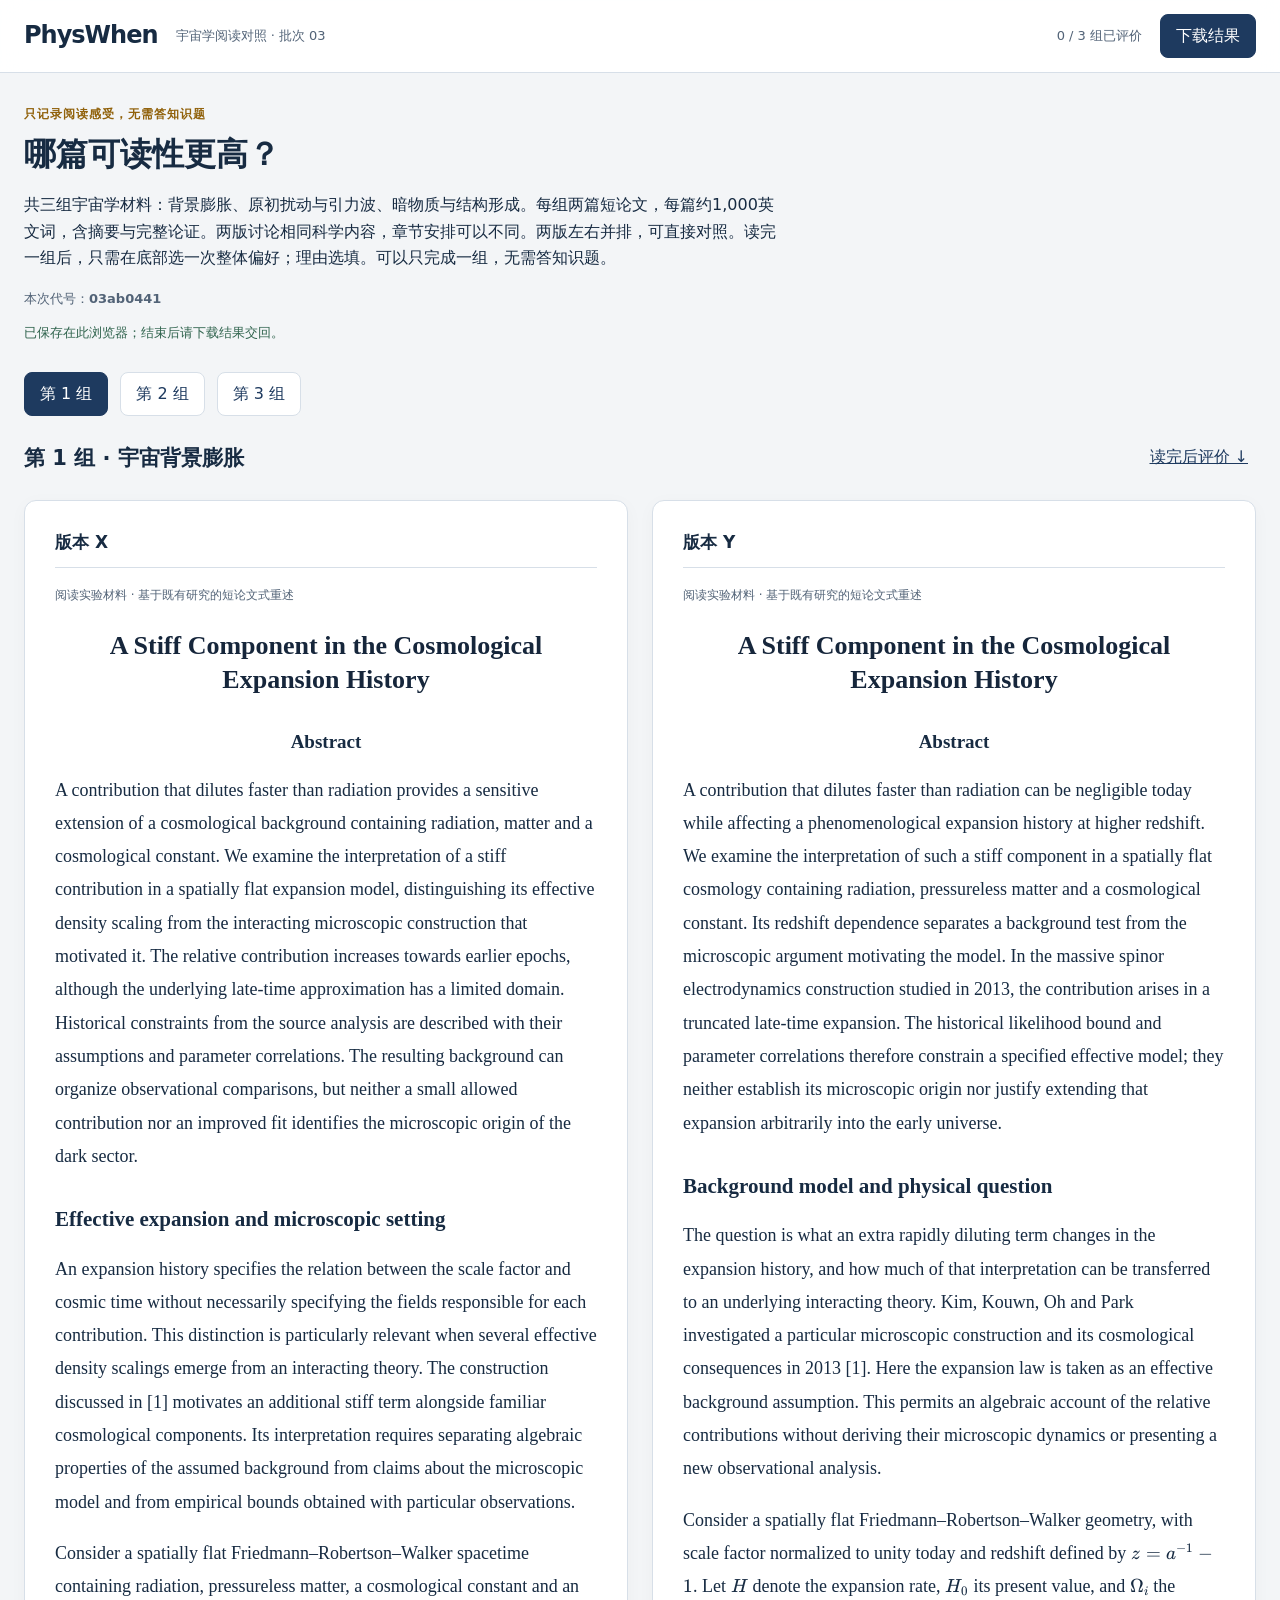
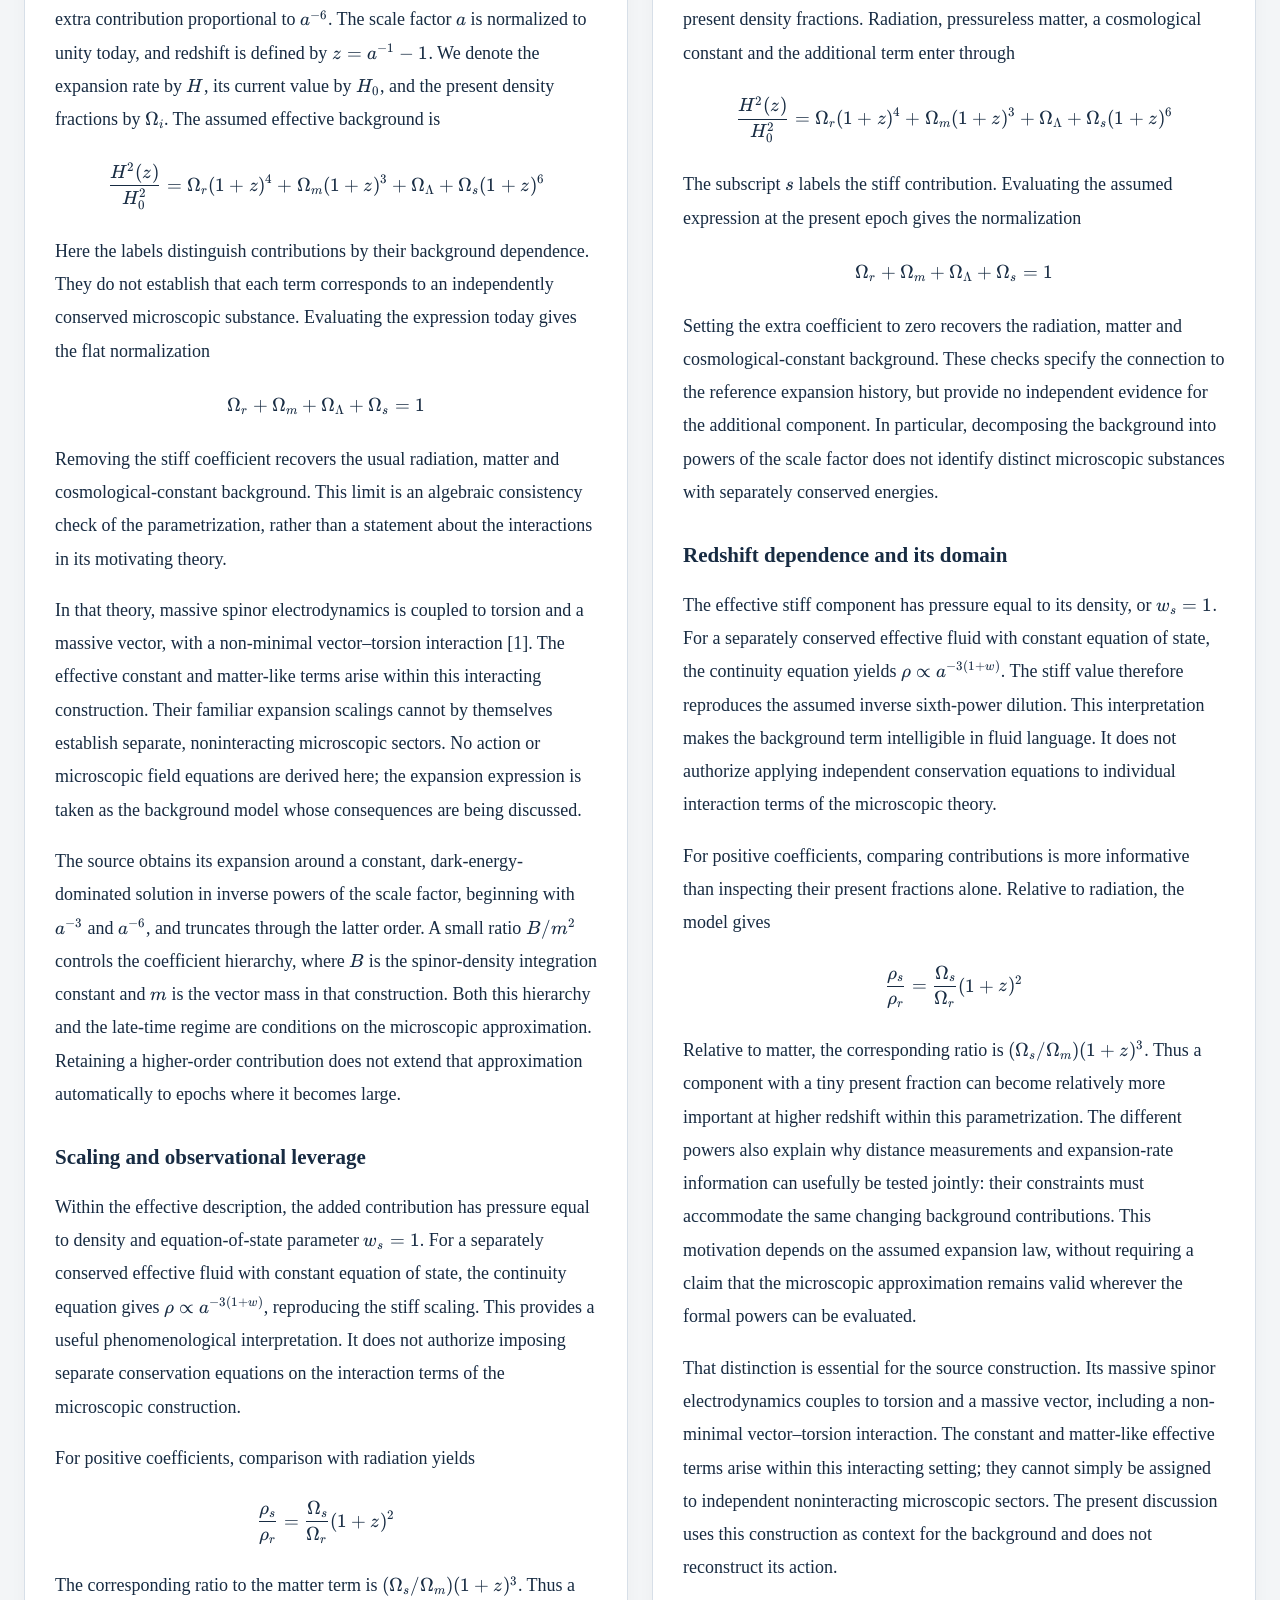
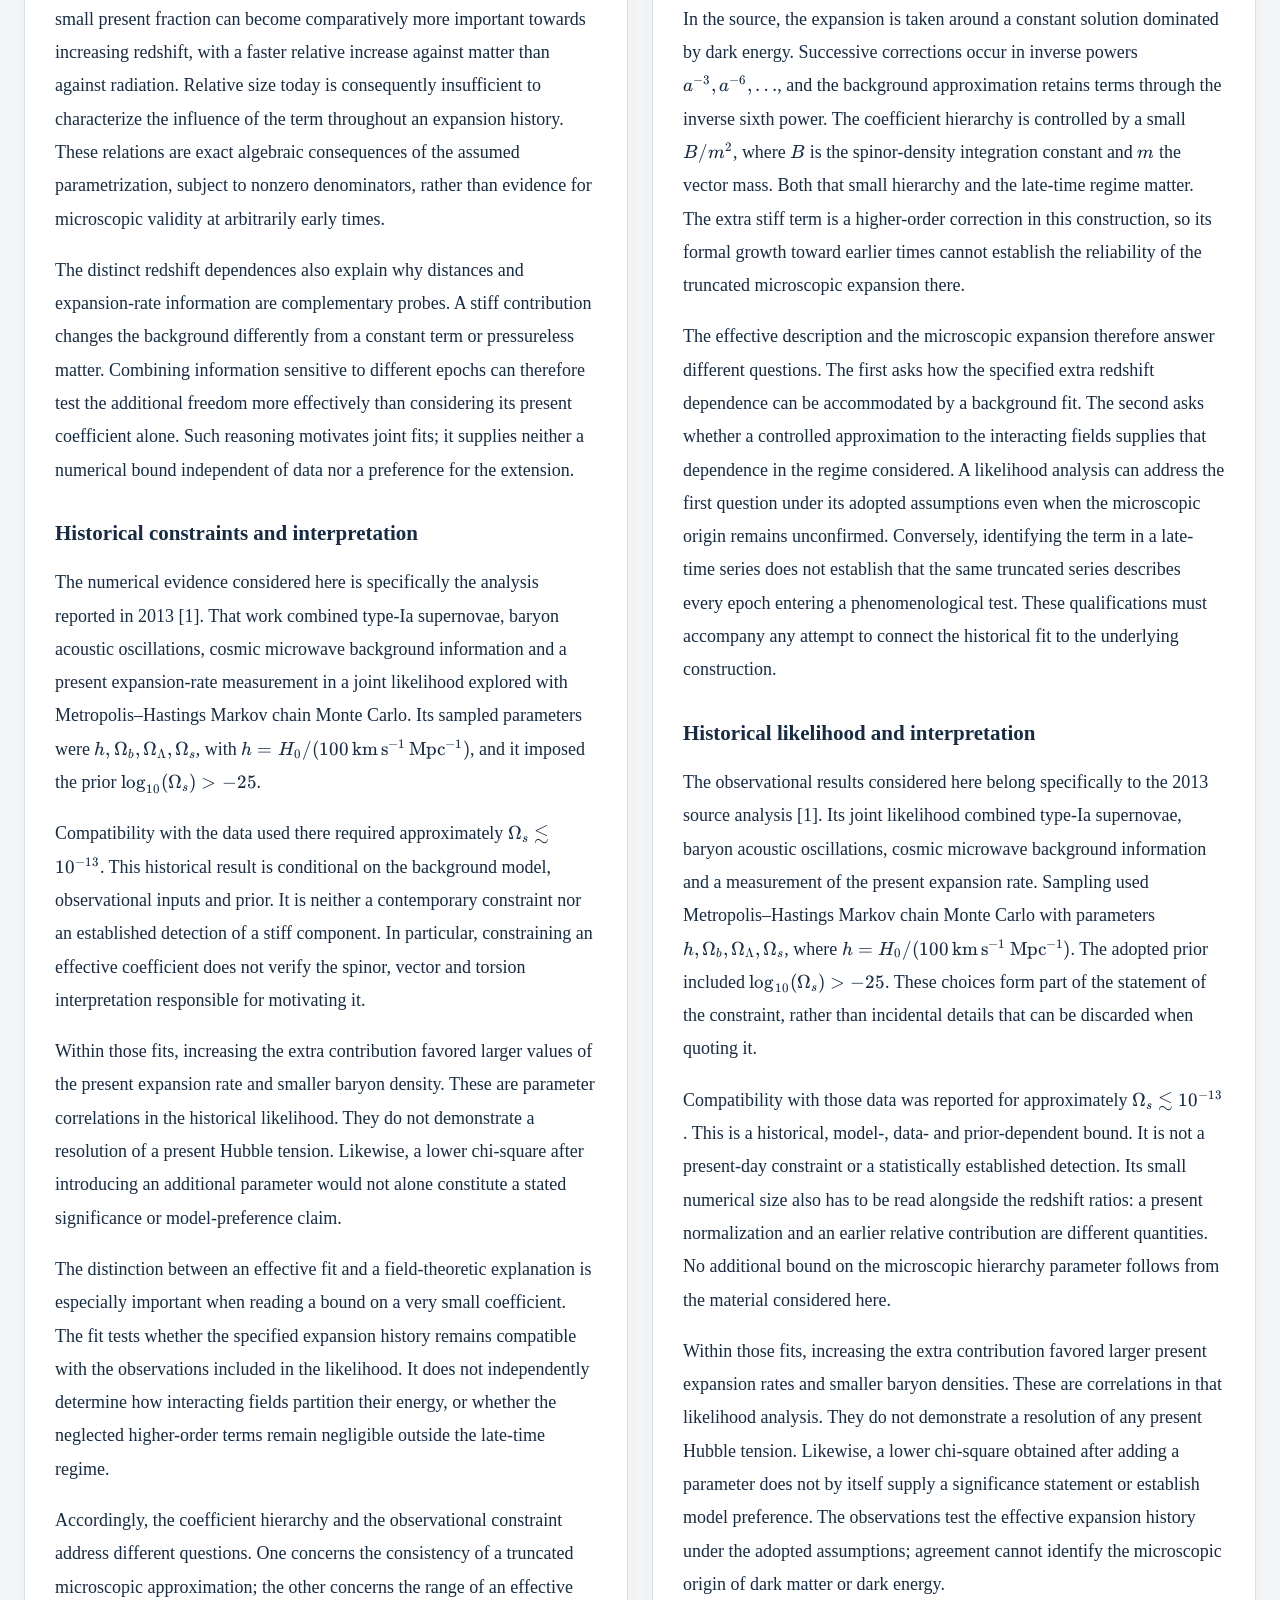
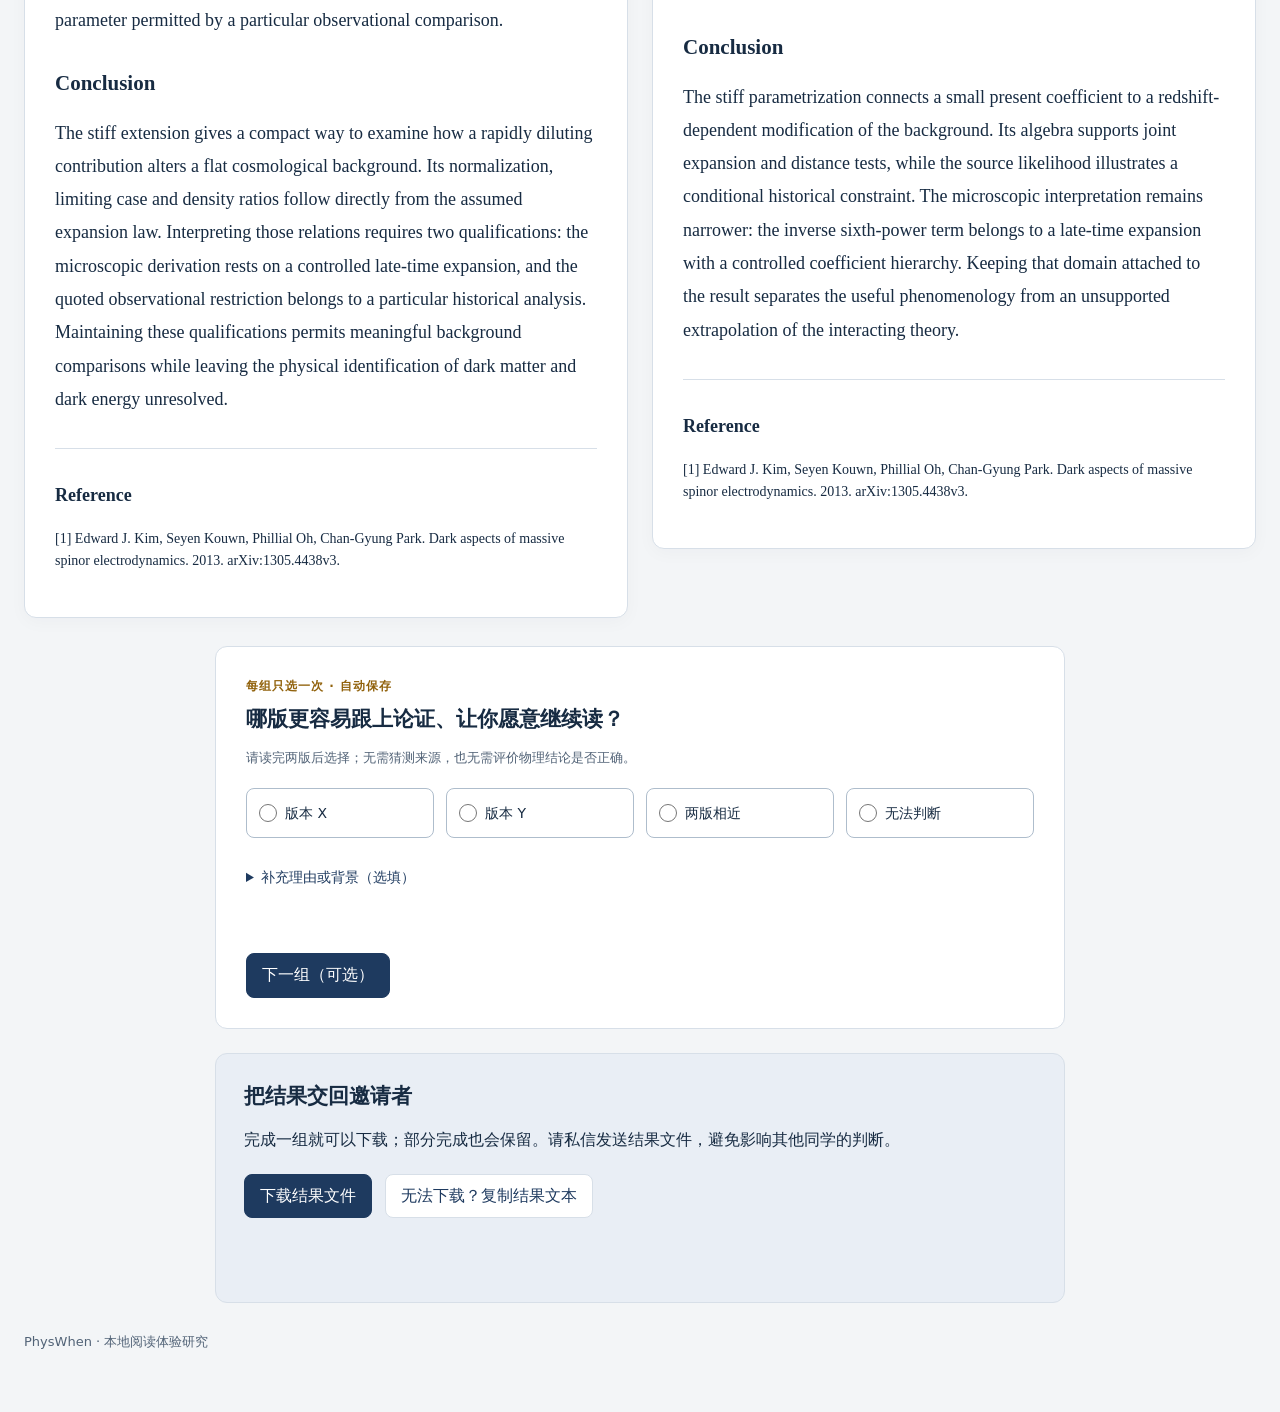
<file: reader/index.html>
<!doctype html><html lang="zh-CN"><head><meta charset="utf-8"><meta name="viewport" content="width=device-width,initial-scale=1"><title>PhysWhen · 宇宙学阅读对照</title><link rel="stylesheet" href="vendor/katex/dist/katex.min.css"><link rel="stylesheet" href="style.css"><script defer src="vendor/katex/dist/katex.min.js"></script><script defer src="vendor/katex/dist/contrib/auto-render.min.js"></script><script defer src="data.js"></script><script defer src="app.js"></script></head><body>
<header><div><b>PhysWhen</b><span class="tag">宇宙学阅读对照</span></div><div><span id="progress"></span><button id="export">下载结果</button></div></header>
<main><section class="intro"><p class="eyebrow">只记录阅读感受，无需答知识题</p><h1>哪篇可读性更高？</h1><p>共三组宇宙学材料：背景膨胀、原初扰动与引力波、暗物质与结构形成。每组两篇短论文，每篇约1,000英文词，含摘要与完整论证。两版讨论相同科学内容，章节安排可以不同。两版左右并排，可直接对照。读完一组后，只需在底部选一次整体偏好；理由选填。可以只完成一组，无需答知识题。</p><p class="hint">本次代号：<b id="participant-code"></b></p><p id="save-status" role="status" aria-live="polite"></p></section>
<nav id="case-nav" aria-label="选择阅读组"></nav>
<div class="pair-heading"><h2 id="case-label" tabindex="-1"></h2><a href="#comparison">读完后评价 ↓</a></div>
<section id="papers" class="workspace" aria-label="两版论文并排对照"></section>
<section id="comparison" class="comparison" aria-labelledby="comparison-title">
<p class="eyebrow">每组只选一次 · 自动保存</p><h2 id="comparison-title">哪版更容易跟上论证、让你愿意继续读？</h2>
<p class="hint">请读完两版后选择；无需猜测来源，也无需评价物理结论是否正确。</p>
<fieldset id="preference"><legend class="sr-only">本组整体偏好</legend>
<label><input type="radio" name="preference" value="X">版本 X</label>
<label><input type="radio" name="preference" value="Y">版本 Y</label>
<label><input type="radio" name="preference" value="tie">两版相近</label>
<label><input type="radio" name="preference" value="uncertain">无法判断</label></fieldset>
<details id="optional-feedback"><summary>补充理由或背景（选填）</summary>
<label for="comparison-note">选择的理由</label><textarea id="comparison-note" rows="2" placeholder="例如：哪一处让你更容易跟上，或在哪里读不下去。"></textarea>
<label for="familiarity">对这组内容的熟悉程度</label><select id="familiarity"><option value="">不填写</option><option value="unfamiliar">不熟悉</option><option value="basic">了解基本背景</option><option value="familiar">较熟悉</option></select>
<label for="prior-exposure">此前参加过旧轮，或看过相关评价／条件说明？</label><select id="prior-exposure"><option value="">不填写</option><option value="no">没有</option><option value="yes">看过</option><option value="unsure">不确定</option></select></details>
<p id="pair-status" class="hint" role="status" aria-live="polite"></p><button id="next-case" type="button">下一组（可选）</button>
</section>
<section class="return-results"><h2>把结果交回邀请者</h2><p>完成一组就可以下载；部分完成也会保留。请私信发送结果文件，避免影响其他同学的判断。</p><button id="export-bottom">下载结果文件</button> <button id="copy-results">无法下载？复制结果文本</button><label id="copy-label" hidden>复制下面全部内容，私信发送给邀请者<textarea id="result-text" rows="8" readonly></textarea></label><p id="export-status" role="status" aria-live="polite"></p></section>
<footer>PhysWhen · 本地阅读体验研究</footer></main></body></html>
</file>
<file: reader/style.css>
:root{--navy:#1e3a5f;--ink:#172b42;--muted:#526377;--line:#d7dfe8;--paper:#fff;--back:#f3f5f7;--accent:#91620c}*{box-sizing:border-box}body{margin:0;background:var(--back);color:var(--ink);font:16px/1.65 system-ui,-apple-system,"PingFang SC",sans-serif}header{position:sticky;top:0;z-index:2;background:#ffffffed;border-bottom:1px solid var(--line);padding:14px max(24px,calc((100vw - 1440px)/2));display:flex;justify-content:space-between;align-items:center;gap:16px;backdrop-filter:blur(12px);flex-wrap:wrap}header>div{display:flex;align-items:center;gap:18px}header b{font-size:24px;letter-spacing:-1px}.tag,.hint,#progress{font-size:13px;color:var(--muted)}main{max-width:1440px;margin:auto;padding:32px 24px}h1{font-size:32px;line-height:1.35;margin:8px 0 16px}h2{font-size:21px;line-height:1.4;margin:0 0 16px}.eyebrow{font-size:12px;letter-spacing:1px;color:var(--accent);font-weight:700;margin:0}.intro{max-width:850px;margin-bottom:28px}.intro>p{max-width:760px}details{margin:16px 0;color:var(--muted);font-size:14px}summary{cursor:pointer;color:var(--navy);min-height:44px;padding:8px 0}button{font:inherit;cursor:pointer;min-height:44px;border:1px solid var(--line);border-radius:8px;padding:8px 15px;background:var(--paper);color:var(--navy)}button:hover{background:#e9eef5}button:focus-visible,input:focus-visible,textarea:focus-visible,select:focus-visible,summary:focus-visible,a:focus-visible{outline:3px solid #b58226;outline-offset:3px}button[aria-pressed=true],#export,#export-bottom,#next-case{background:var(--navy);color:white;border-color:var(--navy)}#case-nav{display:flex;gap:12px;margin-bottom:20px;flex-wrap:wrap}.pair-heading{display:flex;justify-content:space-between;align-items:center;gap:16px;margin:20px 0}.pair-heading h2{margin:0;scroll-margin-top:115px}.pair-heading a{color:var(--navy);padding:8px;white-space:nowrap;min-height:44px}.workspace{display:grid;grid-template-columns:repeat(2,minmax(0,1fr));gap:24px;align-items:start}article,.comparison{background:var(--paper);border:1px solid var(--line);border-radius:12px;padding:30px}article{min-width:0;box-shadow:0 4px 18px #172b4208}.article-head{border-bottom:1px solid var(--line);margin-bottom:18px}.article-head h2{font-size:17px;margin-bottom:12px}.paper-notice{font:12px/1.6 system-ui;color:var(--muted);margin:14px 0}.paper-title{font:700 26px/1.3 Georgia,serif;text-align:center;margin:24px 0 28px;color:#16263b;overflow-wrap:anywhere}.reading-text{font:18px/1.85 Georgia,"Times New Roman",serif}.reading-block{margin:18px 0;overflow-wrap:anywhere}.paper-section{font:700 21px/1.4 Georgia,serif;margin:32px 0 8px}.paper-section:first-child{font-size:19px;text-align:center}.paper-reference{border-top:1px solid var(--line);margin-top:32px;padding-top:14px;font:14px/1.6 Georgia,serif;overflow-wrap:anywhere}.paper-reference h3{font-size:18px}.katex-display{overflow-x:auto;overflow-y:hidden;padding:8px 0}.katex{font-size:1.05em}.comparison{margin:28px auto 0;max-width:850px;scroll-margin-top:110px}.comparison h2{margin:8px 0}.comparison fieldset{border:0;padding:0;margin:20px 0;display:grid;grid-template-columns:repeat(4,minmax(0,1fr));gap:12px}.comparison fieldset label{display:flex;align-items:center;gap:8px;margin:0;border:1px solid #aebdcc;border-radius:8px;padding:12px;cursor:pointer;min-height:50px;font-weight:500}.comparison fieldset label:has(input:checked){background:#e9eef5;border-color:var(--navy);box-shadow:inset 0 0 0 1px var(--navy)}input[type=radio]{accent-color:var(--navy);width:18px;height:18px;margin:0;flex:none}label{display:block;font-size:14px;font-weight:600;margin:18px 0 8px}textarea,select{display:block;width:100%;font:15px/1.6 system-ui;border:1px solid #aebdcc;border-radius:7px;padding:10px;background:#fff;color:var(--ink);margin-top:8px}textarea{resize:vertical;min-height:85px}select{max-width:400px}#save-status{font-size:13px;color:#2f634d;min-height:22px}#pair-status{min-height:22px}.return-results{max-width:850px;margin:24px auto 0;padding:28px;border:1px solid var(--line);border-radius:12px;background:#e9eef5}.return-results p{max-width:750px}.return-results button{margin:4px 8px 4px 0}#copy-label[hidden]{display:none}#result-text{font:13px/1.5 monospace}#export-status{min-height:24px;font-size:14px}footer{padding:28px 0;color:var(--muted);font-size:13px}.quiet{border:0;background:transparent}.sr-only{position:absolute;width:1px;height:1px;padding:0;margin:-1px;overflow:hidden;clip-path:inset(50%);white-space:nowrap;border:0}
@media(max-width:900px){.workspace{grid-template-columns:1fr}article{padding:28px}.tag{display:none}.paper-title{font-size:25px}}
@media(max-width:540px){main{padding:24px 14px}header{padding:12px 14px;gap:8px}header>div{gap:8px}h1{font-size:27px}article,.comparison{padding:22px 20px}.pair-heading{align-items:flex-start;flex-direction:column}.comparison fieldset{grid-template-columns:repeat(2,minmax(0,1fr))}.return-results{padding:20px}#progress{font-size:12px}}
@media print{header,nav,.intro,footer,.pair-heading,.comparison,.return-results{display:none}body{background:white}.workspace{display:block}article{border:0;padding:0;box-shadow:none;break-after:page}.paper-title{font-size:24pt}.paper-section{break-after:avoid}.reading-block{break-inside:avoid}}
</file>
